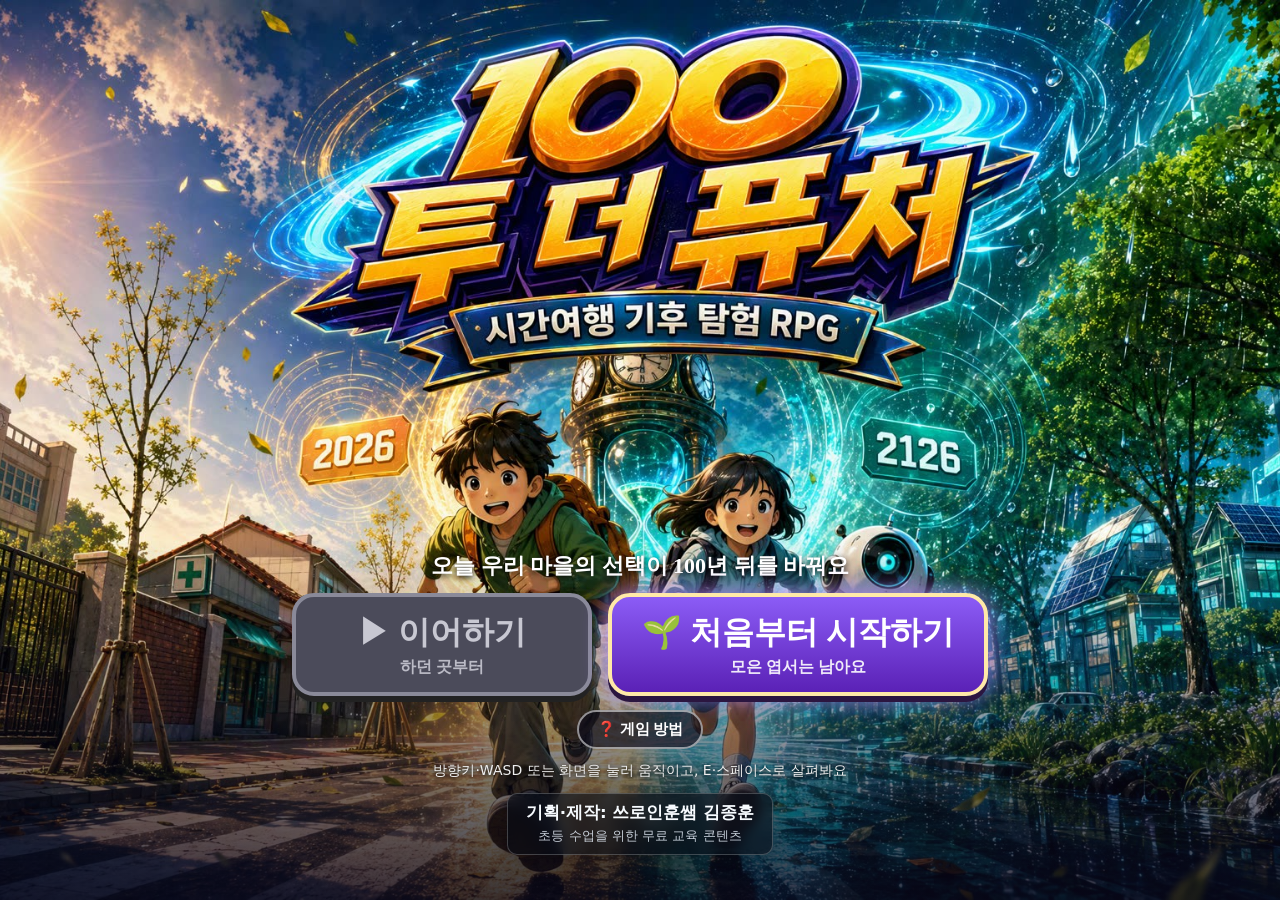
<file: index.html>
<!doctype html>
<html lang="ko">
<head>
<meta charset="utf-8">
<meta name="viewport" content="width=device-width,initial-scale=1">
<title>100 투 더 퓨처</title>
<link rel="icon" href="data:,">
<!-- Google tag (gtag.js): 쓰로인훈쌤 + 킹수학. 내 컴퓨터에서 열 때·자동 시험에서는 보내지 않음 -->
<script>
  window.dataLayer = window.dataLayer || [];
  function gtag(){dataLayer.push(arguments);}
  if (/\.[a-z]{2,}$/i.test(location.hostname) && !navigator.webdriver) {   // 실제 웹 주소(…github.io 등)에서만
    const s = document.createElement('script'); s.async = true; s.src = 'https://www.googletagmanager.com/gtag/js?id=G-DC7N6KQBG0'; document.head.appendChild(s);
    gtag('js', new Date());
    gtag('config', 'G-DC7N6KQBG0');
    gtag('config', 'G-5YW0T2C109'); /* 킹수학 애널리틱스 */
  }
</script>
<style>
  html,body{margin:0;height:100%;background:#10181a;color:#f4f1e6;font:15px/1.4 "Malgun Gothic",system-ui,sans-serif;overflow:hidden}
  #game{position:fixed;inset:0}
  #game canvas{image-rendering:auto}
  .hud{position:fixed;left:12px;top:12px;display:flex;gap:10px;align-items:center;pointer-events:none}
  #year{font:700 26px/1 "Consolas",monospace;background:#22343a;border:3px solid #f4f1e6;border-radius:6px;padding:6px 10px;box-shadow:0 3px 0 #000}
  body[data-year="2126"] #year{background:#5a2e6b;color:#ffe9a8;border-color:#ffe9a8}
  #goal{background:rgba(16,24,26,.78);padding:7px 12px;border-radius:8px;max-width:52vw;font-size:16px;font-weight:700}
  #goal:empty{display:none}
  /* 안내: 화면 밖 목표 화살표 · 목표 위 표식 · 가까이 가면 뜨는 버튼 */
  #nav{position:fixed;width:46px;height:46px;margin:-23px 0 0 -23px;pointer-events:none;z-index:3;filter:drop-shadow(0 2px 2px #000)}
  #nav[hidden],#marker[hidden],#prompt[hidden],#legend[hidden],#discover[hidden],#btn-info[hidden]{display:none}
  #nav img{width:46px;height:46px;display:block}
  #nav span{position:absolute;left:50%;top:48px;transform:translateX(-50%);white-space:nowrap;background:rgba(16,24,26,.85);padding:2px 8px;border-radius:6px;font-size:13px;font-weight:700;color:#ffe9a8}
  #marker{position:fixed;transform:translate(-50%,-100%);pointer-events:none;z-index:2;text-align:center;animation:bob 1s ease-in-out infinite}
  #marker b{display:block;background:#ffe9a8;color:#3a2350;font-size:13px;padding:2px 8px;border-radius:10px;border:2px solid #3a2350;white-space:nowrap}
  #marker img{display:block;width:24px;height:20px;margin:-2px auto 0}
  @keyframes bob{50%{margin-top:-7px}}
  #prompt{position:fixed;transform:translate(-50%,-100%);z-index:4;font:700 15px "Malgun Gothic";padding:0 4px;border:12px solid transparent;border-image:url(assets/codex/npc-environment-v3-v1/button_9slice_v1.png) 18 fill / 12px stretch;background:none;color:#fff;text-shadow:0 1px 2px #000;cursor:pointer;white-space:nowrap;display:flex;align-items:center;gap:6px;margin-top:-6px}
  #prompt .ic{width:22px;height:22px;margin:-4px 0}
  #prompt kbd{background:#fff;color:#2d6a5a;border-radius:4px;padding:0 6px;margin-right:6px;font:700 14px Consolas,monospace}
  #legend{position:fixed;left:12px;bottom:12px;background:rgba(16,24,26,.88);padding:8px 12px;border-radius:8px;font-size:14px;line-height:1.6}
  #legend i{display:inline-block;width:14px;height:14px;border-radius:3px;vertical-align:-2px;margin-right:6px}
  #legend small{display:block;color:#bbb;font-size:12px}
  #btn-info{position:fixed;left:12px;top:104px;font:700 13px "Malgun Gothic";padding:5px 10px;border-radius:8px;border:2px solid #cfd8d6;background:#22343a;color:#fff;cursor:pointer}
  #discover{position:fixed;left:50%;top:64px;transform:translateX(-50%);background:rgba(255,233,168,.96);color:#3a2350;border:3px solid #3a2350;border-radius:12px;padding:10px 16px;text-align:center;z-index:4;box-shadow:0 4px 0 #000;max-width:90vw}
  #discover p{margin:0 0 6px;font-weight:700;font-size:16px}
  #discover button{font:700 14px "Malgun Gothic";padding:6px 12px;border-radius:8px;border:2px solid #3a2350;background:#6b3fa0;color:#fff;cursor:pointer;margin:0 4px}
  #compare{max-width:min(980px,96vw);padding:10px}
  #compare .stage{position:relative;width:min(940px,92vw);aspect-ratio:16/9;overflow:hidden;border-radius:6px;background:#000;touch-action:none}
  #compare .stage img{position:absolute;inset:0;width:100%;height:100%;object-fit:cover;user-select:none;-webkit-user-drag:none}
  #compare .stage .lab{position:absolute;top:8px;background:rgba(0,0,0,.7);color:#fff;padding:3px 10px;border-radius:6px;font-weight:700;font-size:14px}
  #compare .stage .handle{position:absolute;top:0;bottom:0;width:4px;margin-left:-2px;background:#ffe9a8;box-shadow:0 0 0 2px #3a2350;pointer-events:none}
  #compare input[type=range]{width:100%}
  #compare .views button{font:700 13px "Malgun Gothic";margin:4px 4px 0 0;padding:4px 10px;border-radius:6px;border:2px solid #3a2350;background:#fff;cursor:pointer}
  #compare .views button.on{background:#3a2350;color:#fff}
  #warp{position:fixed;inset:0;pointer-events:none;z-index:6;opacity:0;display:grid;place-items:center}
  #warp.on{animation:warp 1s ease-in-out}
  #warp b{font:700 64px Consolas,monospace;color:#ffe9a8;text-shadow:0 0 18px #b48cff}
  @keyframes warp{0%{opacity:0;transform:scale(1.2)}35%{opacity:1;transform:scale(1)}70%{opacity:1}100%{opacity:0}}
  .pulse{animation:pulse 1.1s ease-in-out infinite}
  @keyframes pulse{50%{transform:scale(1.08);box-shadow:0 0 0 6px rgba(255,233,168,.55),0 4px 0 #2b1640}}
  body.cine #btn-act,body.cine #btn-time,body.cine #btn-lens,body.cine #btn-weather,body.cine #btn-final,body.cine #btn-info,body.cine #goal,body.cine #nav,body.cine #marker,body.cine #prompt{visibility:hidden}
  #btn-time{position:fixed;right:14px;bottom:14px;font:700 17px "Malgun Gothic";padding:12px 16px;border-radius:10px;border:3px solid #ffe9a8;background:#6b3fa0;color:#fff;box-shadow:0 4px 0 #2b1640;cursor:pointer}
  #btn-act{position:fixed;right:14px;bottom:78px;font:700 15px "Malgun Gothic";padding:10px 14px;border-radius:10px;border:3px solid #f4f1e6;background:#2d6a5a;color:#fff;cursor:pointer}
  #hint{position:fixed;left:50%;bottom:56px;transform:translateX(-50%);background:rgba(0,0,0,.6);padding:4px 10px;border-radius:6px;min-height:1em}
  #hint:empty{display:none}
  #sci{position:fixed;left:12px;bottom:12px;background:rgba(16,24,26,.82);padding:6px 10px;border-radius:6px;font-size:13px;max-width:56vw}
  #sci:empty{display:none}
  .prov{color:#ffcf6b}
  #toast{position:fixed;left:50%;top:104px;transform:translateX(-50%);background:#f4f1e6;color:#1d2b2a;padding:8px 14px;border-radius:8px;opacity:0;transition:.3s;max-width:80vw}
  #toast.show{opacity:1}
  dialog{background:#f4f1e6;color:#1d2b2a;border:4px solid #1d2b2a;border-radius:10px;box-shadow:0 6px 0 #000;min-width:min(420px,90vw)}
  dialog h2{margin:0 0 8px;font-size:18px}
  .opt{display:flex;gap:8px;align-items:center;padding:8px;border-bottom:1px solid #ccc}
  .opt small{margin-left:auto;color:#666}
  .tokens b{font-size:20px;color:#6b3fa0}
  dialog h3{margin:12px 0 4px;font-size:15px} dialog h3 small{font-weight:400;color:#666}
  #btn-lens{position:fixed;right:14px;bottom:134px;font:700 14px "Malgun Gothic";padding:8px 12px;border-radius:10px;border:3px solid #f4f1e6;background:#9a5a2a;color:#fff;cursor:pointer}
  #btn-lens.off{background:#555}
  #gauge{position:fixed;left:50%;top:60px;transform:translateX(-50%);display:flex;gap:8px;align-items:center;background:rgba(16,24,26,.85);padding:6px 12px;border-radius:8px}
  #gauge[hidden],#timelapse[hidden]{display:none}
  #btn-weather{position:fixed;right:14px;bottom:182px;font:700 14px "Malgun Gothic";padding:8px 12px;border-radius:10px;border:3px solid #f4f1e6;background:#2e5a7a;color:#fff;cursor:pointer}
  #timer{position:fixed;left:50%;top:60px;transform:translateX(-50%);background:rgba(16,24,26,.85);padding:6px 14px;border-radius:8px;font-weight:700}
  #timer[hidden]{display:none}
  #btn-final{position:fixed;left:12px;top:62px;font:700 14px "Malgun Gothic";padding:6px 10px;border-radius:8px;border:3px solid #ffe9a8;background:#5a2e6b;color:#ffe9a8;cursor:pointer}
  #final table{border-collapse:collapse;width:100%} #final td,#final th{border-bottom:1px solid #ccc;padding:4px 6px;text-align:left} #final ul{margin:4px 0 8px;padding-left:20px} #final .note{font-size:12.5px;color:#555}
  #final{max-width:min(640px,94vw)}
  #talk{position:fixed;left:50%;bottom:16px;transform:translateX(-50%);width:min(720px,92vw);background:#f4f1e6;color:#1d2b2a;border:4px solid #1d2b2a;border-radius:10px;padding:10px 14px;box-shadow:0 5px 0 #000;cursor:pointer;z-index:5}
  #talk[hidden]{display:none} #talk p{margin:4px 0;font-size:16px} #talk small{color:#777;float:right} #talk b{color:#6b3fa0}
  #btn-set{position:fixed;right:14px;top:12px;font-size:20px;padding:4px 10px;border-radius:8px;border:3px solid #f4f1e6;background:#22343a;color:#fff;cursor:pointer}
  #timelapse{position:fixed;left:50%;bottom:12px;transform:translateX(-50%);background:rgba(43,22,64,.86);color:#ffe9a8;padding:6px 14px;border-radius:10px;display:grid;grid-template-columns:auto 1fr auto;column-gap:12px;row-gap:2px;align-items:center;cursor:pointer;width:min(720px,94vw)}
  #timelapse > b{display:none}
  #timelapse #tl-year{grid-column:1;grid-row:1/3}
  #timelapse #tl-cap{grid-column:2;grid-row:1} #timelapse #tl-trees{grid-column:2;grid-row:2}
  #timelapse .bar{grid-column:1/4;grid-row:3} #timelapse small{grid-column:1/4;grid-row:4;text-align:center}
  #tl-skip{grid-column:3;grid-row:1/3}
  #timelapse #tl-year{font:700 34px Consolas,monospace}
  #timelapse .bar{height:8px;background:#222;border-radius:4px;overflow:hidden} #tl-bar{display:block;height:100%;width:0;background:#ffe9a8;transition:width .5s}
  #timelapse small{color:#ddd;font-size:12px}
  #timelapse #tl-cap{font-size:16px;font-weight:700;color:#fff}
  #timelapse #tl-trees{font-size:13.5px;color:#cfe9c0;min-height:1.2em}
  #tl-skip{justify-self:end;font:700 13px "Malgun Gothic";padding:4px 12px;border-radius:8px;border:2px solid #ffe9a8;background:#6b3fa0;color:#fff;cursor:pointer}
  #gauge .bar{width:200px;height:12px;background:#333;border-radius:6px;overflow:hidden}
  #gauge-fill{display:block;height:100%;width:0;background:#e8823a;transition:width .2s}
  #gauge-fill[data-kind=shade]{background:#5fa8c8}
  #gauge em{font-style:normal;font-size:13px;min-width:110px}
  #result table{border-collapse:collapse;width:100%;margin:8px 0} #result td,#result th{border-bottom:1px solid #ccc;padding:4px 6px;text-align:left}
  #result .big{font-size:18px;font-weight:700} #result .note{font-size:12.5px;color:#555}
  /* 두 미래 비교 카드(세션 10): 큰 숫자·막대·한 줄 뜻 */
  #result{width:min(760px,94vw);max-width:94vw} #result h2{font-size:24px;margin:0 0 8px}
  #result .cmp-head,#result .cmp-row{display:grid;grid-template-columns:1.25fr 1fr 1fr;gap:10px;align-items:center}
  #result .cmp-head b{font-size:15px;text-align:center;padding:4px;border-radius:8px} #result .cmp-head .me{background:#e3f4ea;color:#11704a} #result .cmp-head .base{background:#ece9e2;color:#555}
  #result .cmp-row{background:#fff;border:2px solid #d8d0bd;border-radius:12px;padding:10px 12px;margin:8px 0}
  #result .cmp-row .lab{font:700 18px "Malgun Gothic"} #result .cmp-row .lab small{display:block;font-weight:400;font-size:13.5px;color:#666;margin-top:2px}
  #result .val{font:800 28px "Malgun Gothic";text-align:center} #result .val small{font-size:15px} #result .val.me{color:#11704a} #result .val.base{color:#777}
  #result .bar{display:block;height:8px;border-radius:4px;background:#eee;margin:4px auto 0;width:90%;overflow:hidden} #result .bar i{display:block;height:100%;background:currentColor}
  #result .say{grid-column:1/-1;font:700 15px "Malgun Gothic";padding:4px 8px;border-radius:8px;background:#f2f0ea} #result .say.good{background:#e3f4ea;color:#11704a} #result .say.bad{background:#fdecea;color:#a3341f}
  #result .tdiff{font-size:15px;margin:8px 2px} #result .tdiff small{color:#777}
  #result details.more{margin-top:8px;font-size:13px;color:#555} #result details.more summary{cursor:pointer;font-weight:700} #result details.more p{font-size:13px}

  /* 시작 화면 */
  /* 시작 화면(세션 10): 생성한 키아트 + 움직이는 로고 */
  #title{position:fixed;inset:0;z-index:20;overflow:hidden;background:#0b0a18}
  #title .bg{position:absolute;inset:0;background:#0b0a18 url(assets/runtime/title_keyart.jpg) center/cover;animation:kb 26s ease-in-out infinite alternate;transform-origin:50% 0}
  @keyframes kb{from{transform:scale(1)}to{transform:scale(1.06)}}
  #title .shade{position:absolute;inset:0;background:linear-gradient(180deg,rgba(8,6,24,0) 60%,rgba(8,6,24,.8) 100%)}
  #title .logo{position:absolute;left:50%;top:5%;transform:translateX(-50%);text-align:center;width:min(980px,94vw);animation:drop .9s cubic-bezier(.2,1.4,.4,1) both}
  @keyframes drop{from{opacity:0;transform:translate(-50%,-40px) scale(.9)}}
  #title .tag{display:inline-block;font:800 clamp(13px,1.6vw,18px) "Malgun Gothic";letter-spacing:4px;color:#0b0a18;background:linear-gradient(90deg,#ffe9a8,#7ff3e0);padding:4px 16px;border-radius:999px;box-shadow:0 0 18px #7ff3e099}
  #title h1{margin:6px 0 0;font:900 clamp(46px,9vw,118px)/1 "Malgun Gothic";letter-spacing:2px;color:#fff;
    background:linear-gradient(180deg,#fffbe6 0%,#ffe08a 45%,#ff9f43 100%);-webkit-background-clip:text;background-clip:text;-webkit-text-fill-color:transparent;
    filter:drop-shadow(0 4px 0 #3a1a5e) drop-shadow(0 0 22px #b48cffcc);animation:glow 2.6s ease-in-out infinite}
  #title h1 em{font-style:normal;font-size:1.25em;letter-spacing:-2px}
  @keyframes glow{50%{filter:drop-shadow(0 4px 0 #3a1a5e) drop-shadow(0 0 38px #7ff3e0)}}
  #title .years{display:flex;justify-content:center;align-items:center;gap:14px;margin-top:10px;font:900 clamp(18px,2.6vw,30px) Consolas,monospace;color:#fff;text-shadow:0 2px 0 #000}
  #title .years span{padding:2px 14px;border-radius:10px;border:3px solid #fff8;background:#22343acc} #title .years span.f{background:#5a2e6bcc;color:#ffe9a8;border-color:#ffe9a8}
  #title .years i{font-style:normal;animation:spin 3s linear infinite;display:inline-block} @keyframes spin{to{transform:rotate(360deg)}}
  #title .sr{position:absolute;width:1px;height:1px;overflow:hidden;clip:rect(0 0 0 0)}
  #title .sub{margin:0 0 12px;font:700 clamp(15px,2vw,22px) "Malgun Gothic";color:#fff;text-shadow:0 2px 6px #000}
  #title .bottom{position:absolute;left:50%;bottom:5%;transform:translateX(-50%);text-align:center;width:min(720px,94vw)}
  /* 시작 버튼 두 개(이어하기·처음부터): 크고 분명하게, 저장이 없으면 이어하기는 흐리게(누를 수 없음) */
  #title .go{display:flex;gap:16px;justify-content:center;flex-wrap:wrap}
  #title .go button{display:flex;flex-direction:column;align-items:center;gap:2px;min-width:min(300px,42vw);font:900 clamp(22px,2.8vw,32px) "Malgun Gothic";padding:14px 30px;border-radius:22px;border:4px solid #ffe9a8;color:#fff;cursor:pointer;box-shadow:0 6px 0 #2b1640,0 0 26px #b48cff}
  #title .go button small{font:700 clamp(13px,1.4vw,16px) "Malgun Gothic";opacity:.9}
  #title #btn-continue{background:linear-gradient(180deg,#22a06b,#11704a)} #title #btn-start{background:linear-gradient(180deg,#8b5cf6,#5b21b6)}
  #title .go button.main{animation:beat 1.6s ease-in-out infinite} #title .go button:hover:not(:disabled){filter:brightness(1.15)}
  #title .go #btn-continue:disabled{background:#4b4b5a;border-color:#8a8a99;color:#c8c8d2;box-shadow:0 6px 0 #222;cursor:not-allowed}
  #title .row button[hidden]{display:none} @keyframes beat{50%{box-shadow:0 6px 0 #2b1640,0 0 56px 8px #7ff3e0;filter:brightness(1.12)}}
  #title .row{display:flex;gap:10px;justify-content:center;margin-top:14px}
  #title .row button{font:700 15px "Malgun Gothic";padding:8px 18px;border-radius:999px;border:2px solid #fff8;background:#0b0a18aa;color:#fff;cursor:pointer}
  #title .hint{margin:12px 0 0;color:#eee;font-size:14px;text-shadow:0 1px 4px #000}
  #title .spark{position:absolute;width:6px;height:6px;border-radius:50%;background:#7ff3e0;box-shadow:0 0 12px 4px #7ff3e088;opacity:0;animation:rise 6s linear infinite}
  @keyframes rise{10%{opacity:.9}to{opacity:0;transform:translateY(-60vh) scale(.4)}}
  /* 제작자 표기(다른 바이브교실 콘텐츠와 같은 모양) */
  #title .creator-credit{display:inline-flex;flex-direction:column;align-items:center;gap:3px;margin-top:12px;padding:8px 18px;border:1px solid rgba(255,255,255,.22);border-radius:10px;background:rgba(5,10,20,.6);backdrop-filter:blur(6px);color:#f7fbff;box-shadow:0 6px 20px rgba(0,0,0,.22)}
  #title .creator-name{font-size:clamp(14px,1.3vw,18px);line-height:1.35;font-weight:700;word-break:keep-all} #title .creator-name strong{font-weight:900}
  #title .creator-purpose{font-size:clamp(12px,1.05vw,15px);line-height:1.4;color:rgba(235,244,255,.82);word-break:keep-all}
  @media (max-height:600px){#title .creator-credit{margin-top:6px;padding:4px 12px;gap:1px} #title .creator-name{font-size:13px} #title .creator-purpose{font-size:11px} #title .hint{display:none}}
  @media (prefers-reduced-motion:reduce){#title .bg,#title h1,#title .go button,#title .spark,#title .years i{animation:none}}
  /* 장 안내 */
  #chapter{position:fixed;left:50%;top:22%;transform:translateX(-50%);z-index:8;pointer-events:none;text-align:center;background:rgba(43,22,64,.9);color:#fff;border:3px solid #ffe9a8;border-radius:16px;padding:14px 30px;box-shadow:0 6px 0 #000;animation:chap 3.6s ease forwards;max-width:90vw}
  #chapter small{display:block;color:#ffe9a8;font-weight:700;font-size:15px;letter-spacing:2px}
  #chapter b{display:block;font-size:28px;margin:2px 0 4px}
  #chapter span{font-size:17px;color:#f3eefc}
  body.banner #prompt,body.banner #marker,body.banner #nav,body.banner .bark{visibility:hidden}   /* 장 제목이 뜬 동안 다른 글자와 겹치지 않게 */
  @keyframes chap{0%{opacity:0;transform:translate(-50%,-14px)}12%{opacity:1;transform:translate(-50%,0)}82%{opacity:1}100%{opacity:0}}
  /* 약속 기록장 */
  #btn-journal{position:fixed;left:12px;top:146px;font:700 14px "Malgun Gothic";padding:6px 10px;border-radius:8px;border:3px solid #ffe9a8;background:#3c6b3f;color:#fff;cursor:pointer}
  #journal{max-width:min(760px,94vw)} #journal table{border-collapse:collapse;width:100%;table-layout:fixed}
  #final .big{font-size:17px;font-weight:700;background:#fff4c9;border-radius:8px;padding:8px 10px;margin:4px 0 8px} #journal td,#journal th{border-bottom:1px solid #ccc;padding:6px;text-align:left;vertical-align:top;font-size:14px}
  #journal td.i{font-size:22px;width:28px} #journal .todo{color:#999}
  /* 교사용 */
  /* 설정 */
  #settings .snd{display:grid;grid-template-columns:auto 1fr;gap:6px 10px;align-items:center;margin:8px 0}
  #planner.ch3 .body h3:last-of-type{background:#ffe9a8;padding:4px 8px;border-radius:6px;animation:pulse 1.2s ease-in-out 3}
  body.cine #btn-journal{visibility:hidden}
  /* RPG: 가방(인벤토리)·엽서 */
  #inv{position:fixed;left:12px;bottom:12px;display:flex;gap:6px;align-items:center;background:rgba(16,24,26,.72);padding:5px 7px;border-radius:12px;max-width:60vw;flex-wrap:wrap}
  #inv[hidden],#btn-album[hidden],#pc-new[hidden]{display:none}
  #inv .slot{position:relative;width:42px;height:42px;border-radius:9px;border:2px solid #cfd8d6;background:#2a3a3e;font-size:22px;cursor:pointer;padding:0}
  #inv .slot.clue{border-color:#ffe9a8;background:#3a3150}
  #inv .slot small{position:absolute;right:2px;bottom:0;font:700 11px Consolas,monospace;color:#fff}
  #inv .slot.new{animation:pop .9s ease}
  @keyframes pop{30%{transform:scale(1.35);box-shadow:0 0 0 6px rgba(255,233,168,.6)}}
  #inv .empty{color:#bbb;font-size:12px;padding:0 4px}
  #btn-album{position:fixed;left:12px;top:188px;font:700 14px "Malgun Gothic";padding:6px 10px;border-radius:8px;border:3px solid #ffe9a8;background:#7a4a1f;color:#fff;cursor:pointer}
  #album{max-width:min(900px,96vw)} #album .body{display:grid;grid-template-columns:repeat(auto-fill,minmax(200px,1fr));gap:10px}
  #album .card{background:#fff;border-radius:8px;padding:6px;box-shadow:0 2px 0 #0003} #album .card b{display:block;margin:4px 0 2px} #album .card p{margin:0;font-size:12.5px;color:#444}
  #album .pic{aspect-ratio:16/9;border-radius:6px;background:#ddd center/cover;display:grid;place-items:center;font:700 34px Consolas;color:#999}
  #album .locked{opacity:.7} #album .note{grid-column:1/-1;font-size:12px;color:#555}
  #pc-new{position:fixed;left:50%;top:18%;transform:translateX(-50%);z-index:9;background:#fff8e6;color:#2b1d10;border:4px solid #7a4a1f;border-radius:12px;padding:10px;width:min(360px,86vw);text-align:center;box-shadow:0 6px 0 #000;animation:chap 4.2s ease forwards;pointer-events:none}
  #pc-new .pic{aspect-ratio:16/9;border-radius:6px;background:#ccc center/cover;margin-bottom:6px} #pc-new small{color:#7a4a1f;font-weight:700} #pc-new p{margin:4px 0 0;font-size:13px}
  body.cine #inv,body.cine #btn-album,body.cine #btn-notebook,body.cine #btn-romi,body.cine #barks{visibility:hidden}
  /* RPG v3: 선택지·말풍선·추리 노트 */
  #talk.choosing small{display:none} #talk.choosing{cursor:default}
  #talk-choices{display:flex;flex-direction:column;gap:5px;margin-top:6px} #talk-choices:empty{display:none}
  #talk-choices button{text-align:left;font:700 15px "Malgun Gothic";padding:7px 10px;border-radius:8px;border:2px solid #b9b2a0;background:#fffdf5;color:#1d2b2a;cursor:pointer}
  #talk-choices button.sel,#talk-choices button:hover{border-color:#6b3fa0;background:#efe6fb}
  #talk-choices button.bye{font-weight:400;color:#555}
  #talk-choices kbd{display:inline-block;min-width:18px;margin-right:8px;padding:0 4px;border-radius:4px;background:#1d2b2a;color:#fff;font:700 12px Consolas,monospace;text-align:center}
  #barks{position:fixed;inset:0;pointer-events:none;z-index:3}
  .bark{position:fixed;transform:translate(-50%,-100%);background:#fffdf5;color:#1d2b2a;border:2px solid #1d2b2a;border-radius:12px;padding:3px 9px;font:700 13px "Malgun Gothic";white-space:nowrap;box-shadow:0 2px 0 #0004;animation:barkIn .25s ease}
  .bark::after{content:"";position:absolute;left:50%;bottom:-7px;margin-left:-6px;border:6px solid transparent;border-top-color:#1d2b2a;border-bottom:0}
  .bark[hidden]{display:none} @keyframes barkIn{from{opacity:0;transform:translate(-50%,-80%)}}
  #btn-notebook,#btn-romi{position:fixed;left:12px;font:700 14px "Malgun Gothic";padding:6px 10px;border-radius:8px;border:3px solid #ffe9a8;color:#fff;cursor:pointer}
  #btn-notebook{top:226px;background:#3a3150} #btn-romi{top:264px;background:#1f5a6a}
  #btn-notebook[hidden],#btn-romi[hidden]{display:none} #btn-notebook.new{animation:pop .9s ease 2}
  /* Codex fullgame-art-v1 UI 재질: 노트·기록 종이, 가방 칸 */
  /* 교과서 연결 카드·나의 실천(세션 10) */
  #link{width:min(720px,94vw);background:#fffdf5;border:4px solid #2f5d8a;border-radius:16px;padding:18px 22px} #link h2{margin:0 0 10px;font-size:23px;color:#2f5d8a}
  #link .lrow{display:grid;grid-template-columns:170px 1fr;gap:4px 12px;background:#fff;border:2px solid #d8e3ee;border-radius:12px;padding:10px 12px;margin:8px 0}
  #link .lrow b{font-size:18px;grid-row:span 2} #link .lrow p{margin:0;font-size:17px;line-height:1.55} #link .lrow small{color:#6b7c8f;font-size:13px}
  #link .ok{font:800 18px "Malgun Gothic";padding:10px 22px;border-radius:12px;border:0;background:#2f5d8a;color:#fff;cursor:pointer;margin-top:6px}
  .pledge{background:#eef6fb;border:2px solid #b8d4e8;border-radius:12px;padding:10px 14px;margin:12px 0} .pledge h3{margin:0 0 6px;color:#2f5d8a} .pledge p{margin:4px 0;font-size:15px} .pledge small{color:#6b7c8f}
  .pledge .pl{display:flex;flex-wrap:wrap;gap:6px;margin:6px 0} .pledge .pl button{font:700 15px "Malgun Gothic";padding:7px 12px;border-radius:999px;border:2px solid #2f5d8a;background:#fff;color:#2f5d8a;cursor:pointer} .pledge .pl button.on{background:#2f5d8a;color:#fff}
  .pledge .mine{font-weight:800;color:#11704a}
  #notebook,#chrono,#relay{background:#f4efe1 url(assets/codex/fullgame-art-v1/notebook_v1.png) center/cover;padding:26px 42px 22px}   /* 책 테두리·가운데 제본 위로 글자가 넘어가지 않게 */
  #inv .slot{background:#2a3a3e url(assets/codex/fullgame-art-v1/ui_inventory_slot_v1.png) center/cover}
  #notebook{max-width:min(860px,96vw)} #notebook .q{font:700 17px "Malgun Gothic";background:#fff3c4;padding:8px 10px;border-radius:8px;margin:0 0 6px}
  #notebook h3{margin:12px 0 6px} #notebook h3 small{font-weight:400;color:#666}
  #notebook .facts{display:grid;grid-template-columns:repeat(auto-fill,minmax(230px,1fr));gap:8px}
  #notebook .fact{background:#fff;border-radius:8px;padding:6px 8px;box-shadow:0 2px 0 #0002} #notebook .fact p{margin:3px 0;font-size:13.5px} #notebook .fact small{color:#7a4a1f}
  #notebook .fact img.clue{width:100%;aspect-ratio:16/9;object-fit:cover;border-radius:6px;margin-bottom:4px}
  #notebook .empty{color:#666} #notebook .hyps{display:flex;flex-direction:column;gap:5px}
  #notebook .hyp{text-align:left;font:15px "Malgun Gothic";padding:7px 10px;border-radius:8px;border:2px solid #b9b2a0;background:#fffdf5;cursor:pointer}
  #notebook .hyp.mine{border-color:#2f8a4a;background:#e5f6e9;font-weight:700} #notebook .hyp.out{text-decoration:line-through;color:#888}
  #notebook .verdict{min-height:22px;margin:8px 0;font-size:14.5px;color:#1f3f5a} #notebook .fut{margin:0;padding-left:18px;font-size:13.5px}
  /* 3장: 타임뷰(기록 정렬)·약속 릴레이, 엔딩 세 축 */
  #chrono,#relay{width:min(940px,96vw);max-width:96vw} #chrono .q,#relay .q{font:700 16px "Malgun Gothic";background:#fff3c4;padding:7px 10px;border-radius:8px}
  #chrono .tabs{display:flex;gap:6px;flex-wrap:wrap;margin-bottom:6px} #chrono .tab{padding:5px 10px;border-radius:8px;border:2px solid #b9b2a0;background:#fffdf5;cursor:pointer;font:700 13px "Malgun Gothic"} #chrono .tab.on{border-color:#6b3fa0;background:#efe6fb}
  #chrono .recs{display:grid;grid-template-columns:repeat(4,1fr);gap:8px} #chrono .rec{position:relative;aspect-ratio:512/336;border-radius:8px;border:3px solid #7a4a1f;background:#ccc center/cover;cursor:pointer;color:#1d2b2a;text-align:left;padding:0;overflow:hidden}
  #chrono .rec span{position:absolute;left:0;right:0;bottom:0;background:#fffdf5e8;font:13px "Malgun Gothic";padding:4px 6px} #chrono .rec b{position:absolute;left:6px;top:4px;background:#1d2b2a;color:#fff;padding:1px 6px;border-radius:6px;font:700 12px Consolas,monospace}
  #chrono .rec i{position:absolute;right:6px;top:4px;background:#6b3fa0;color:#fff;border-radius:50%;width:24px;height:24px;display:grid;place-items:center;font:700 13px Consolas;font-style:normal} #chrono .rec.placed{border-color:#2f8a4a}
  #chrono .verdict,#relay .verdict{min-height:22px;margin:8px 0;font-size:14.5px;color:#1f3f5a} #chrono .note{font-size:14px;color:#3d3a33}
  #relay .proms{display:grid;grid-template-columns:repeat(3,1fr);gap:8px} #relay .prom{background:#fff;border-radius:8px;padding:8px;box-shadow:0 2px 0 #0002} #relay .prom.on{background:#e5f6e9}
  #relay .prom p{font-size:13px;margin:4px 0} #relay .prom button,#relay .opts button{font:700 14px "Malgun Gothic";padding:6px 10px;border-radius:8px;border:2px solid #6b3fa0;background:#fffdf5;cursor:pointer} #relay .prom button:disabled{opacity:.45;cursor:default}
  #relay .ok{color:#2f8a4a;font-weight:700;display:block;margin-bottom:4px} #relay .chain{margin-top:10px;background:#f6f1e3;border-radius:8px;padding:8px}
  #relay .links{display:flex;flex-wrap:wrap;align-items:center;gap:4px;margin:6px 0} #relay .link{padding:4px 8px;border-radius:6px;background:#ddd;font-size:13px} #relay .link.done{background:#c9ecd2} #relay .link.now{background:#ffe9a8;font-weight:700} #relay .links i{font-style:normal;color:#7a4a1f}
  #relay .opts{display:flex;flex-direction:column;gap:5px}
  #final .axes{display:grid;grid-template-columns:repeat(3,1fr);gap:8px;margin:6px 0} #final .axis{background:#fff;border-radius:8px;padding:8px;box-shadow:0 2px 0 #0002} #final .axis .v{display:block;font:700 18px "Malgun Gothic";color:#2f6b3a;margin:4px 0}
  #final .axis small{color:#777} #final .axis p{font-size:13px;margin:4px 0 0} #final .pcs{display:grid;grid-template-columns:repeat(auto-fill,minmax(150px,1fr));gap:6px} #final figure{margin:0} #final figure img{width:100%;border-radius:6px} #final figcaption{font-size:12px}
  #album .pic{position:relative} #album .snap{position:absolute;right:4px;bottom:4px;width:34%;border:2px solid #fff;border-radius:4px;box-shadow:0 1px 3px #0006}
  @media (max-width:700px){#chrono .recs{grid-template-columns:repeat(2,1fr)} #relay .proms,#final .axes{grid-template-columns:1fr}}
  /* 엔딩 에필로그(100년 뒤에서 온 편지·엔딩 이름·만든 사람) */
  #epilogue{position:fixed;inset:0;z-index:45;display:flex;flex-direction:column;align-items:center;justify-content:center;gap:18px;padding:16px;cursor:pointer;
    background:linear-gradient(180deg,rgba(6,8,20,.88) 0 12%,rgba(6,8,20,.35) 30%,rgba(6,8,20,.35) 70%,rgba(6,8,20,.88) 88%);color:#fff}
  #epilogue[hidden]{display:none} body.epi>*:not(#game):not(#epilogue):not(script){visibility:hidden!important}
  #epilogue .ep-page{max-width:min(760px,94vw);text-align:center;opacity:0;transform:translateY(12px)} #epilogue .ep-page.in{animation:epIn 1.1s ease forwards}
  @keyframes epIn{to{opacity:1;transform:none}}
  #epilogue .ep-place{font:900 clamp(26px,4.2vw,46px) "Malgun Gothic";letter-spacing:2px;margin:0 0 12px;text-shadow:0 3px 12px #000}
  #epilogue .ep-line{font:700 clamp(18px,2.4vw,26px)/1.5 "Malgun Gothic";text-shadow:0 2px 8px #000;margin:0}
  #epilogue .ep-letter{background:#fffaf0 repeating-linear-gradient(180deg,transparent 0 33px,#e9dcc3 33px 34px);border:3px solid #d9b98a;color:#2b1d10;text-align:left;border-radius:14px;padding:clamp(18px,3vw,32px) clamp(22px,4vw,48px);box-shadow:0 12px 40px #000a;max-height:72vh;overflow:auto}
  #epilogue .ep-letter h3{font:900 clamp(22px,2.8vw,30px) "Malgun Gothic";margin:0 0 10px;color:#6b3fa0} #epilogue .ep-letter p{font:clamp(16px,2vw,20px)/1.7 "Malgun Gothic";margin:6px 0}
  #epilogue .ep-letter .sign{text-align:right;font-weight:800;color:#7a4a1f;margin-top:12px}
  #epilogue .ep-end{background:rgba(20,12,40,.82);border:3px solid #ffe9a8;border-radius:20px;padding:22px clamp(18px,4vw,40px);box-shadow:0 0 40px #b48cff88}
  #epilogue .ep-end small{display:block;color:#ffe9a8;font:800 16px "Malgun Gothic";letter-spacing:3px} #epilogue .ep-end b{display:block;font:900 clamp(30px,5vw,52px) "Malgun Gothic";margin:8px 0;color:#fffbe6;text-shadow:0 0 22px #7ff3e0}
  #epilogue .ep-end p{font:700 clamp(16px,2vw,20px)/1.6 "Malgun Gothic";margin:8px 0} #epilogue .ep-now{color:#7ff3e0}
  #epilogue .ep-found{display:flex;gap:8px;justify-content:center;align-items:center;flex-wrap:wrap;margin:10px 0} #epilogue .ep-found span{width:42px;height:42px;border-radius:50%;display:grid;place-items:center;font:900 22px "Malgun Gothic";background:#ffffff1a;border:2px dashed #fff6;color:#fff8}
  #epilogue .ep-found span.on{background:#ffe9a8;border:2px solid #fff;color:#000} #epilogue .ep-found em{font-style:normal;font-weight:800;color:#ffe9a8;margin-left:6px}
  #epilogue .ep-credit b{display:block;font:900 clamp(32px,5vw,56px) "Malgun Gothic";color:#ffe08a;text-shadow:0 4px 0 #3a1a5e,0 0 26px #b48cff;margin-bottom:12px} #epilogue .ep-credit p{font:700 clamp(16px,2vw,21px)/1.6 "Malgun Gothic";margin:6px 0;text-shadow:0 2px 6px #000} #epilogue .ep-credit .sm{font-size:14px;font-weight:400;color:#ddd}
  #epilogue .ep-bar{display:flex;gap:10px} #epilogue .ep-bar button{font:800 18px "Malgun Gothic";padding:10px 22px;border-radius:999px;border:3px solid #ffe9a8;background:#6b3fa0;color:#fff;cursor:pointer} #epilogue .ep-bar .ep-skip{background:#0b0a18aa;border-color:#fff6;font-size:15px}
  #final .ending-sub{font-size:17px;background:#efe6fb;border-radius:10px;padding:8px 12px;margin:0 0 8px} #final .ending-sub small{display:block;color:#6b3fa0;margin-top:2px}
  #final .letter-mini{background:#fffaf0;border:2px dashed #d9b98a;border-radius:10px;padding:8px 14px;margin:0 0 8px} #final .letter-mini b{color:#7a4a1f} #final .letter-mini p{margin:3px 0;font-size:15px}
  #finish{position:fixed;inset:0;z-index:46;display:grid;place-items:center;background:rgba(6,8,20,.82);padding:16px} #finish[hidden]{display:none}
  #finish .fin-box{max-width:min(620px,94vw);text-align:center;background:#1c1033;border:3px solid #ffe9a8;border-radius:20px;padding:24px 26px;color:#fff;box-shadow:0 0 40px #b48cff88}
  #finish b{display:block;font:900 clamp(24px,3.6vw,34px) "Malgun Gothic";color:#ffe08a;margin-bottom:10px} #finish p{font:700 clamp(15px,2vw,19px)/1.6 "Malgun Gothic";margin:8px 0} #finish p b{display:inline;font-size:inherit;color:#7ff3e0}
  #finish .sm{font-size:13.5px;font-weight:400;color:#ccc} #finish .fin-go{display:flex;gap:10px;justify-content:center;flex-wrap:wrap;margin-top:14px}
  #finish .fin-go button{font:800 18px "Malgun Gothic";padding:10px 20px;border-radius:999px;border:3px solid #ffe9a8;background:#6b3fa0;color:#fff;cursor:pointer} #finish #fin-stay{background:#0b0a18;border-color:#fff6}
  #final .again .quit{background:#11704a;border-color:#0b3d28}
  #itempic{max-width:min(720px,94vw);background:#fffdf5} #itempic img{display:block;width:100%;border-radius:10px;box-shadow:0 4px 14px #0004;margin:6px 0 10px} #itempic p{font-size:17px}
  /* 엔딩 */
  #final .chap{list-style:none;padding:0} #final .chap li{padding:4px 0;border-bottom:1px dashed #ccc}
  .how{background:#fff3c4;border-radius:8px;padding:8px 12px;font:15px/1.5 "Malgun Gothic";color:#2b1640} #album .how{grid-column:1/-1}
  #final .again{display:flex;gap:8px;flex-wrap:wrap;margin:10px 0}
  #final .again button{font:700 15px "Malgun Gothic";padding:8px 14px;border-radius:10px;border:3px solid #3a2350;background:#6b3fa0;color:#fff;cursor:pointer}
  /* 초등학생용 큰 글씨·하는 법(세션 10): 게임 그림은 창에 맞춰 커지므로 글자도 같이 키움 */
  #goal{font-size:21px;max-width:62vw;padding:9px 14px;border:2px solid #ffe9a8}
  #talk{width:min(860px,94vw);padding:12px 18px} #talk p{font-size:21px;line-height:1.55} #talk b{font-size:18px} #talk small{font-size:14px}
  #talk-choices button{font-size:19px;padding:10px 12px} #talk-choices kbd{font-size:15px;min-width:24px}
  #prompt{font-size:18px} #prompt kbd{font-size:16px}
  #btn-final,#btn-info,#btn-journal,#btn-album,#btn-notebook,#btn-romi{font-size:17px;padding:8px 12px;left:12px}
  #btn-final{top:70px} #btn-info{top:118px} #btn-album{top:166px} #btn-notebook{top:214px} #btn-romi{top:262px} #btn-map{top:310px} #btn-journal{top:358px}
  /* 전체 지도(M): 게임 화면 위 두 번째 카메라 + 표시 */
  body.mapopen>*:not(#game):not(#mapdlg):not(script){visibility:hidden!important}
  #btn-map{position:fixed;left:12px;font:700 17px "Malgun Gothic";padding:8px 12px;border-radius:8px;border:3px solid #ffe9a8;background:#2f5d8a;color:#fff;cursor:pointer} #btn-map[hidden]{display:none}
  body.cine #btn-map{visibility:hidden}
  #mapdlg{position:fixed;inset:0;width:100vw;height:100vh;max-width:none;max-height:none;margin:0;padding:0;border:0;background:transparent;z-index:40;cursor:pointer}
  #mapdlg .bar{position:absolute;left:0;right:0;top:0;display:flex;align-items:center;gap:14px;padding:8px 14px;background:#0b0a18e6;color:#fff;font:700 18px "Malgun Gothic"}
  #mapdlg .bar #map-goal{flex:1;font-size:16px;color:#ffe9a8;overflow:hidden;text-overflow:ellipsis;white-space:nowrap}
  #mapdlg .bar button{font:700 16px "Malgun Gothic";padding:6px 14px;border-radius:8px;border:2px solid #fff8;background:#3a3150;color:#fff;cursor:pointer}
  #map-mini{display:grid;grid-template-columns:repeat(3,62px);grid-template-rows:repeat(2,34px);gap:3px}
  #map-mini div{font:700 11px/1.15 "Malgun Gothic";text-align:center;padding:2px;border-radius:5px;background:#ffffff22;color:#ddd}
  #map-mini .here{background:#2f8a5a;color:#fff} #map-mini .want{background:#c2410c;color:#fff;animation:pulse 1.2s ease-in-out infinite}
  #map-marks .mk{position:fixed;transform:translate(-50%,-100%);pointer-events:none;white-space:nowrap}
  #map-marks .mk span{display:inline-block;font:700 14px "Malgun Gothic";padding:3px 8px;border-radius:8px;background:#fffbe6;color:#2b1640;border:2px solid #3a2350;box-shadow:0 2px 0 #0006}
  #map-marks .mk::after{content:"";display:block;width:10px;height:10px;margin:2px auto 0;border-radius:50%;background:#3a2350;border:2px solid #fff}
  #map-marks .place span{background:#ffe0d6;font-size:15px} #map-marks .portal span{background:#d6ecff} #map-marks .npc span{font-size:12px;padding:1px 6px;background:#ffffffd9}
  #map-marks .me span{background:#2f8a5a;color:#fff;border-color:#fff;font-size:16px} #map-marks .me::after{background:#2f8a5a}
  #map-marks .goal span{background:#c2410c;color:#fff;border-color:#fff3c4;font-size:16px;animation:pulse 1.2s ease-in-out infinite} #map-marks .goal::after{background:#ffd34d;width:16px;height:16px}
  #btn-romi{background:#c2410c;border-color:#fff3c4} #btn-romi.pulse{animation:pulse 1.2s ease-in-out infinite}
  #btn-help{position:fixed;right:68px;top:12px;font:800 20px "Malgun Gothic";padding:4px 12px;border-radius:8px;border:3px solid #f4f1e6;background:#2d6a5a;color:#fff;cursor:pointer}
  .bark{font-size:16px;padding:4px 11px} #toast{font-size:19px;padding:10px 16px} #btn-time{font-size:20px} #btn-lens{font-size:16px}
  dialog{font-size:16px} #notebook .fact p{font-size:16px} #notebook .hyp{font-size:18px} #notebook .q,#chrono .q,#relay .q{font-size:19px}
  #chrono .rec span{font-size:15px} #relay .prom p{font-size:15px} #relay .prom button,#relay .opts button{font-size:17px} #album .card p{font-size:15px}
  #steps{position:fixed;right:12px;top:62px;width:min(330px,34vw);background:rgba(16,24,26,.82);border:2px solid #ffe9a8;border-radius:10px;padding:8px 10px;font-size:15.5px;line-height:1.45;z-index:2}
  #steps .st.mission{font-weight:800;font-size:16px;color:#ffe9a8;margin-top:2px} #steps .st.sub{font-size:13.5px;line-height:1.6;opacity:.95;padding-left:10px}
  #steps[hidden]{display:none} #steps{cursor:pointer;max-height:70vh;overflow:auto} #steps b{display:block;color:#ffe9a8;font-size:16px;margin-bottom:4px} #steps b small{float:right;font-weight:400;color:#cfd8d6;font-size:13px} #steps .st{color:#cfd8d6;padding:2px 0} #steps .st.done{color:#8fd19e;text-decoration:line-through;opacity:.8} #steps .st.now{color:#fff;font-weight:700;background:#6b3fa055;border-radius:6px;padding:3px 6px}
  body.cine #steps{visibility:hidden}
  @media (max-width:1100px){#goal{font-size:18px;max-width:56vw} #steps{top:80px;width:min(300px,38vw);font-size:14px} #steps b{font-size:14.5px}}
  @media (max-height:640px){#talk p{font-size:18px} #talk-choices button{font-size:16px;padding:7px 10px} #steps{max-height:40vh}}
  #help{max-width:min(760px,94vw);max-height:94vh;overflow:auto;background:#fffdf5;color:#1d2b2a} #help h2{font-size:26px;margin:4px 0 10px}
  #help .story{font-size:19px;background:#fff3c4;border-radius:10px;padding:10px 14px;margin:0 0 12px;line-height:1.6}
  #help ol{margin:0;padding-left:0;list-style:none;display:grid;gap:8px} #help li{display:grid;grid-template-columns:64px 1fr;align-items:center;gap:10px;font-size:18px;background:#fff;border-radius:10px;padding:8px 10px;box-shadow:0 2px 0 #0002}
  #help li b{font-size:26px;text-align:center} #help kbd{background:#1d2b2a;color:#fff;border-radius:5px;padding:1px 7px;font:700 15px Consolas,monospace}
  #help form button{font:800 20px "Malgun Gothic";padding:10px 26px;border-radius:12px;border:3px solid #2b1640;background:#6b3fa0;color:#fff;margin-top:12px;cursor:pointer}
  /* 메뉴 시인성(세션 11): 왼쪽 메뉴를 같은 크기의 또렷한 버튼으로, 글자 그림자·테두리·누름 그림자 */
  #btn-final,#btn-info,#btn-journal,#btn-album,#btn-notebook,#btn-romi,#btn-map{min-width:150px;text-align:left;font:800 17px/1.2 "Malgun Gothic";padding:8px 14px;border-radius:12px;border:3px solid #fff3c4;color:#fff;text-shadow:0 1px 2px #000;box-shadow:0 4px 0 rgba(0,0,0,.55),0 0 0 2px rgba(0,0,0,.35);transition:transform .1s,filter .1s}
  #btn-final:hover,#btn-info:hover,#btn-journal:hover,#btn-album:hover,#btn-notebook:hover,#btn-romi:hover,#btn-map:hover{filter:brightness(1.15);transform:translateX(3px)}
  #btn-final{background:#7a3f9e} #btn-info{background:#2f5d8a} #btn-album{background:#9a5a22} #btn-notebook{background:#4b3d7a} #btn-romi{background:#c2410c} #btn-map{background:#1f6f8b} #btn-journal{background:#3c6b3f}
  #btn-final{top:66px} #btn-info{top:112px} #btn-album{top:158px} #btn-notebook{top:204px} #btn-romi{top:250px} #btn-map{top:296px} #btn-journal{top:342px}
  #goal{background:rgba(20,14,40,.9);border:3px solid #ffe9a8;box-shadow:0 4px 0 rgba(0,0,0,.5);text-shadow:0 1px 2px #000;max-width:calc(100vw - min(330px,34vw) - 150px)}
  #btn-help,#btn-set{box-shadow:0 3px 0 rgba(0,0,0,.55);min-width:44px;min-height:40px}
  #btn-time{box-shadow:0 5px 0 #2b1640,0 0 18px rgba(180,140,255,.6)}
  #steps{border-width:3px;box-shadow:0 4px 0 rgba(0,0,0,.45)}
  dialog h2{text-shadow:none}
  /* 태블릿(세로·좁은 화면) */
  @media (max-width:900px){#goal{font-size:16px;max-width:calc(100vw - 260px)} #steps{width:min(280px,40vw);font-size:13.5px}
    #btn-final,#btn-info,#btn-journal,#btn-album,#btn-notebook,#btn-romi,#btn-map{min-width:0;font-size:15px;padding:6px 10px}}
  @media (orientation:portrait) and (max-width:900px){#steps{top:auto;bottom:84px;right:10px;left:auto;width:min(340px,60vw);max-height:26vh} #goal{max-width:calc(100vw - 260px)}}
  /* 휴대폰 가로(높이가 낮음): 글자·버튼을 작게, 할 일 목록은 짧게 */
  @media (max-height:500px){#year{font-size:18px;padding:4px 7px} #goal{font-size:14px;padding:5px 9px;max-width:calc(100vw - 330px)} #steps{top:60px;width:min(250px,30vw);font-size:12px;max-height:40vh}
    #btn-final,#btn-info,#btn-journal,#btn-album,#btn-notebook,#btn-romi,#btn-map{font-size:13px;padding:4px 8px;border-width:2px;min-width:0}
    #btn-final{top:50px} #btn-info{top:82px} #btn-album{top:114px} #btn-notebook{top:146px} #btn-romi{top:178px} #btn-map{top:210px} #btn-journal{top:242px}
    #btn-time{font-size:15px;padding:8px 12px} #talk{bottom:8px;padding:8px 12px} #talk p{font-size:16px;line-height:1.45} #talk-choices button{font-size:15px;padding:6px 10px} #inv .slot{width:34px;height:34px;font-size:18px}
    #prompt{font-size:15px} .bark{font-size:13px}}
  @media (max-height:500px){#title .bg{background-position:center top}}
  body:has(#title:not([hidden])) #rotate{display:none!important}
  /* 휴대폰 세로: 가로로 돌리라는 안내(닫을 수 있음, 12초 뒤 저절로 닫힘) */
  #rotate{position:fixed;left:10px;right:10px;top:64px;z-index:30;display:none;align-items:center;gap:8px;background:#2b1640f0;color:#fff;border:3px solid #ffe9a8;border-radius:12px;padding:8px 12px;font:700 15px "Malgun Gothic"}
  #rotate button{margin-left:auto;font:700 14px "Malgun Gothic";border-radius:8px;border:2px solid #fff8;background:#0b0a18;color:#fff;padding:4px 10px}
  @media (orientation:portrait) and (max-width:600px){#rotate{display:flex} body.rotate-ok #rotate{display:none} #goal{font-size:14px;max-width:calc(100vw - 240px)} #year{font-size:18px}
    #btn-final,#btn-info,#btn-journal,#btn-album,#btn-notebook,#btn-romi,#btn-map{font-size:13px;padding:5px 8px} #steps{width:auto;left:10px;bottom:84px;font-size:12.5px;max-height:22vh}}
</style>
</head>
<body data-year="2026">
<div id="game"></div>
<div class="hud"><div id="year">2026</div><div id="goal"></div></div>
<div id="steps" hidden></div>
<div id="talk" hidden><b id="talk-who"></b><p id="talk-text"></p><div id="talk-choices"></div><small>E · 스페이스 · 클릭: 다음</small></div>
<div id="barks"></div>
<div id="hint" hidden></div><div id="sci" hidden></div><div id="toast"></div>
<div id="nav" hidden><img alt="" src="assets/codex/npc-environment-v3-v1/goal_arrow_badge_v1.png"><span></span></div>
<div id="marker" hidden><b></b><img alt="" src="assets/codex/npc-environment-v3-v1/goal_tail_v1.png"></div>
<button id="prompt" hidden></button>
<div id="legend" hidden><b>그늘 지도</b> (2126년 폭염 때)<br><i style="background:#46aaff"></i>그늘이 많아 시원한 곳<br><i style="background:#ff7a32"></i>햇볕이 강해 뜨거운 곳<br><i style="background:transparent;border:1px solid #888"></i>보통<small>InVEST 도시 냉각 모델 값을 게임용 3단계로 나눈 표시예요.</small></div>
<button id="btn-info" hidden>ℹ 자세히 보기</button>
<div id="discover" hidden><p></p><button id="btn-compare" type="button">🔍 같은 자리 비교하기</button><button id="btn-discover-close" type="button">둘러보기</button></div>
<dialog id="compare"><h2>같은 자리, 두 2126년</h2><div class="stage"><img id="cmp-b" alt=""><img id="cmp-a" alt=""><div class="handle"></div><span class="lab" style="left:8px" id="cmp-la"></span><span class="lab" style="right:8px" id="cmp-lb"></span></div>
<input id="cmp-range" type="range" min="0" max="100" value="50"><div class="views">보는 곳: <button data-v="street" class="on">가로수 길</button><button data-v="gate">학교 앞</button><button data-v="basin">남쪽 저지대</button></div>
<form method="dialog"><button>닫기</button></form></dialog>
<div id="warp"><b></b></div>
<button id="btn-act" hidden>살펴보기</button>
<button id="btn-time">⏳ 시간여행</button>
<button id="btn-set" title="설정">⚙</button><button id="btn-help" title="하는 법">❓</button>
<dialog id="help"><h2>❓ 이렇게 놀아요</h2>
  <p class="story">100년 뒤(2126년) 마을에 문제가 생겼어요. 🔍 <b>100년 뒤에서 이유를 찾고</b> → ⏳ <b>지금(2026년)으로 돌아가 마을 사람들과 바꾸고</b> → 🌳 <b>다시 100년 뒤에 가서</b> 무엇이 달라졌는지 직접 걸어 다니며 확인해요.</p>
  <ol>
    <li><b>🚶</b><span><kbd>방향키</kbd> 또는 <kbd>W A S D</kbd>로 걸어요. 가고 싶은 곳을 눌러도 걸어가요.</span></li>
    <li><b>💬</b><span>사람이나 물건 앞에 말풍선이 뜨면 <kbd>E</kbd>(또는 <kbd>스페이스</kbd>, 말풍선 누르기)로 이야기하고 살펴봐요.</span></li>
    <li><b>①</b><span>고르는 칸이 나오면 <kbd>숫자</kbd> 키를 누르거나 눌러서 골라요.</span></li>
    <li><b>⏳</b><span><kbd>T</kbd> 또는 오른쪽 아래 <b style="font-size:inherit">시간여행</b> 버튼: 2026년 ↔ 2126년을 오가요.</span></li>
    <li><b>📓</b><span><kbd>N</kbd> 추리 노트: 알아낸 것을 보고, '왜 그럴까?'에 내 생각을 골라요.</span></li>
    <li><b>💡</b><span>막히면 왼쪽 <b style="font-size:inherit">💡 힌트</b> 버튼! 로미가 어디로 가면 좋을지 알려 줘요. 여러 번 누르면 더 자세히 알려 줘요.</span></li>
    <li><b>🎯</b><span>왼쪽 위 노란 줄이 <b style="font-size:inherit">지금 할 일</b>이에요. 화면 끝의 표지판(▶ 시장길 등)으로 다른 곳에 갈 수 있어요.</span></li>
  </ol>
  <form method="dialog"><button>알겠어요! 시작</button></form></dialog>
<button id="btn-journal" hidden>📒 약속 기록장</button>
<div id="inv" hidden></div><button id="btn-album" hidden>🖼 엽서</button><button id="btn-notebook" hidden>📓 추리 노트</button><button id="btn-romi" hidden title="로미에게 힌트·측정 부탁하기">🤖 로미</button><button id="btn-map" hidden title="전체 지도 보기 (M)">🗺️ 지도 (M)</button>
<dialog id="mapdlg"><div class="bar"><b id="map-title"></b><span id="map-goal"></span><div id="map-mini"></div><button type="button">✕ 닫기</button></div><div id="map-marks"></div></dialog>
<dialog id="link"><h2></h2><div class="body"></div><form method="dialog"><button class="ok">알겠어요! ▶</button></form></dialog>
<dialog id="notebook"><h2>📓 추리 노트</h2><div class="body"></div><form method="dialog"><button>닫기</button></form></dialog>
<dialog id="chrono"><h2>⏳ 백년시계 시간 창 — 관리 기록</h2><div class="body"></div><form method="dialog"><button>닫기</button></form></dialog>
<dialog id="relay"><h2>🤝 약속 릴레이 — 마을정원 주민 모임(2026)</h2><div class="body"></div><form method="dialog"><button>닫기</button></form></dialog>
<div id="pc-new" hidden><small>미래 엽서를 얻었어요!</small><div class="pic"></div><b></b><p></p></div>
<dialog id="album"><h2>🖼 미래 엽서 앨범</h2><div class="body"></div><form method="dialog"><button>닫기</button></form></dialog>
<div id="chapter" hidden><small></small><b></b><span></span></div>
<div id="title" hidden><div class="bg"></div><div class="shade"></div>
  <h1 class="sr">100 투 더 퓨처 — 시간여행 기후 탐험 RPG</h1>
  <div class="bottom"><p class="sub">오늘 우리 마을의 선택이 100년 뒤를 바꿔요</p><div class="go"><button id="btn-continue" type="button">▶ 이어하기<small>하던 곳부터</small></button><button id="btn-start" type="button">🌱 처음부터 시작하기<small>모은 엽서는 남아요</small></button></div>
    <div class="row"><button id="btn-title-help" type="button">❓ 게임 방법</button>
</div>
    <p class="hint">방향키·WASD 또는 화면을 눌러 움직이고, E·스페이스로 살펴봐요</p>
    <div class="creator-credit" aria-label="제작자 안내"><div class="creator-name">기획·제작: <strong>쓰로인훈쌤 김종훈</strong></div><div class="creator-purpose">초등 수업을 위한 무료 교육 콘텐츠</div></div></div>
  <span class="spark" style="left:12%;bottom:8%;animation-delay:0s"></span><span class="spark" style="left:28%;bottom:4%;animation-delay:1.5s"></span><span class="spark" style="left:46%;bottom:10%;animation-delay:3s"></span>
  <span class="spark" style="left:63%;bottom:6%;animation-delay:.8s"></span><span class="spark" style="left:79%;bottom:9%;animation-delay:2.2s"></span><span class="spark" style="left:91%;bottom:5%;animation-delay:4s"></span></div>
<dialog id="journal"><h2>📒 약속 기록장</h2><div class="body"></div><form method="dialog"><button>닫기</button></form></dialog>
<dialog id="settings"><h2>설정</h2>
  <div class="snd"><label><input type="checkbox" id="s-bgm-on"> 배경음악</label><input type="range" id="s-bgm" min="0" max="1" step="0.05">
  <label><input type="checkbox" id="s-sfx-on"> 효과음</label><input type="range" id="s-sfx" min="0" max="1" step="0.05"></div>
  <p><label style="font-size:17px"><input type="checkbox" id="s-guide" checked> 길 안내 화살표·할 일 목록 보이기</label></p>
  <p><button type="button" id="btn-fs2">⛶ 전체 화면</button> <button type="button" id="btn-set-help">❓ 게임 방법</button> <button type="button" id="btn-quit2" hidden>🏁 게임 마치기</button>
</p><p>진행 상황은 이 브라우저에만 저장돼요(이름 등 개인정보 없음).</p><p class="note">조작: 방향키/WASD 이동(또는 화면 누르기) · E/스페이스 살펴보기 · T 시간여행 · L 그늘 지도</p><form method="dialog"><button>닫기</button></form></dialog>
<button id="btn-final" hidden>📜 내 미래 보고서</button>
<dialog id="final"><h2>내가 만든 2126년</h2><div class="story"></div><div class="body"></div>
  <p class="how">🖼 <b>엽서 더 모으기</b> — 앨범의 힌트를 보고 다른 선택을 해 봐요. 모은 엽서는 처음부터 다시 해도 남아요.</p><div class="again"><button type="button" id="btn-again">🔁 2026년으로 가서 빗물 시설·약속 바꾸기</button><button type="button" id="btn-again-start">🌱 처음부터 다른 선택으로 (나무·운동장·뒷산)</button><button type="button" id="btn-again-album">🖼 엽서 앨범 보기</button><button type="button" id="btn-quit" class="quit">🏁 여기서 마치기</button></div><p><button id="btn-card" type="button">내 미래 카드 PNG 저장</button></p><form method="dialog"><button>닫기</button></form></dialog>
<button id="btn-weather" hidden>⛈ 집중호우 때 모습 보기</button>
<div id="timer" hidden></div>
<button id="btn-lens" hidden class="off">🗺 그늘 지도(L)</button>
<div id="gauge" hidden><span>더위</span><div class="bar"><i id="gauge-fill"></i></div><em id="gauge-txt"></em></div>
<div id="timelapse" hidden><b>100년 타임랩스</b> <span id="tl-year">2026</span><span id="tl-cap"></span><span id="tl-trees"></span><div class="bar"><i id="tl-bar"></i></div><small>대표 변화 장면 — 나무 한 그루의 실제 운명이나 건물 예측이 아니에요</small><button id="tl-skip" type="button">건너뛰기 ▶▶ (스페이스)</button></div>
<dialog id="result"><h2>같은 폭염, 두 미래</h2><div class="body"></div><form method="dialog"><button>닫기</button></form></dialog>
<dialog id="planner"><h2>마을 계획 게시판 · 2026</h2><div class="body"></div><form method="dialog"><button>닫기</button></form></dialog>
<div id="rotate"><span>📱 휴대폰을 <b>가로로</b> 돌리면 마을이 더 크게 보여요</span><button type="button" onclick="document.body.classList.add('rotate-ok')">닫기</button></div>
<script>document.addEventListener('click', e => { if (e.target.closest('#btn-start,#btn-continue')) setTimeout(() => document.body.classList.add('rotate-ok'), 12000); });   /* 게임을 시작하고 12초 뒤 안내를 닫음 */</script>
<dialog id="itempic"><h2></h2><img alt="하늘이가 그린 그림"><p></p><form method="dialog"><button>닫기</button></form></dialog>
<div id="finish" hidden><div class="fin-box"><b>🏁 100 투 더 퓨처를 마쳤어요</b><p>2026년의 선택이 100년 뒤 마을을 바꾸는 걸 함께 봤어요.<br>고른 <b>나의 실천</b>을 일주일 동안 해 봐요!</p><p class="sm">기획·제작 쓰로인훈쌤 김종훈 · 모은 엽서와 발견한 엔딩은 이 브라우저에 남아요</p>
  <div class="fin-go"><button type="button" id="fin-title">🏠 시작 화면으로</button><button type="button" id="fin-stay">🔍 마을 더 둘러보기</button></div></div></div>
<div id="epilogue" hidden><div class="ep-page"></div><div class="ep-bar"><button type="button" class="ep-skip">건너뛰기 ▶▶</button><button type="button" class="ep-next">다음 ▶</button></div></div>
<script src="vendor/phaser.min.js"></script>
<script type="module" src="src/main.js"></script>
</body>
</html>
</file>
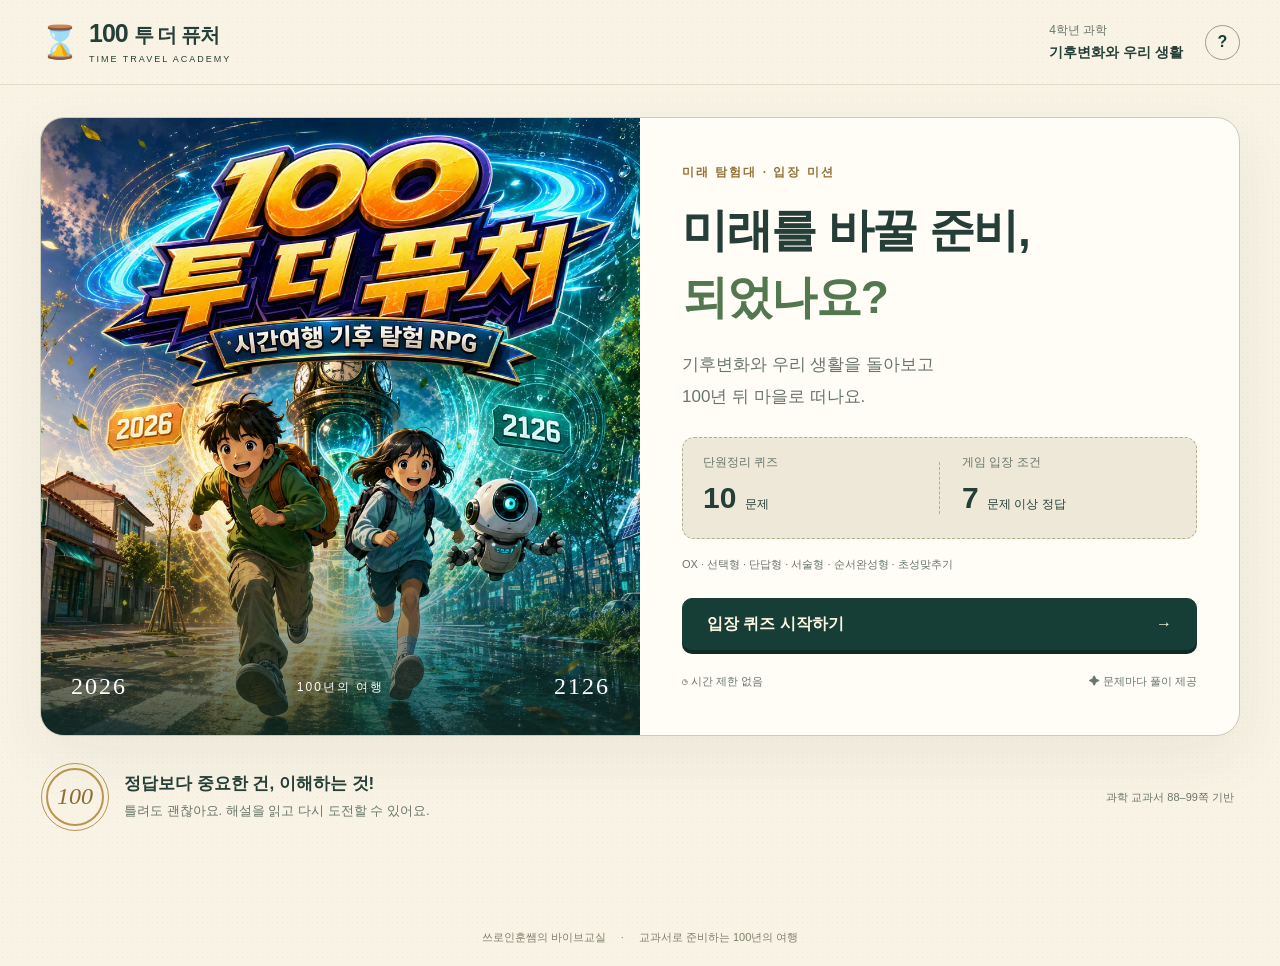
<file: quiz/index.html>
<!doctype html>
<html lang="ko"><head><meta charset="utf-8"><meta name="viewport" content="width=device-width,initial-scale=1,viewport-fit=cover"><meta name="theme-color" content="#163e36"><title>100 투 더 퓨처 · 미래로 가는 입장 퀴즈</title><link rel="stylesheet" href="style.css"><script defer src="data.js"></script><script defer src="grading.js"></script><script defer src="app.js"></script></head>
<body><a class="skip" href="#main">문제로 바로 가기</a><header class="topbar"><a class="brand" href="#" id="home"><span class="brand-icon" aria-hidden="true">⌛</span><span>100 <em>투 더 퓨처</em><small>TIME TRAVEL ACADEMY</small></span></a><span class="unit">4학년 과학 <b>기후변화와 우리 생활</b></span><button id="help" class="quiet" aria-label="이용 방법">?</button></header><main id="main" tabindex="-1"></main><footer>쓰로인훈쌤의 바이브교실 <span>·</span> 교과서로 준비하는 100년의 여행</footer><dialog id="helpdlg"><button class="close" aria-label="닫기">×</button><span class="eyebrow">여행 안내</span><h2>열 개의 질문, 미래로 가는 열쇠</h2><p>모든 문제를 풀고 <strong>7문제 이상</strong> 맞히면 게임 입장 버튼이 열려요. 문제마다 답을 확인한 뒤 풀이를 읽어 보세요.</p><p>제출한 답은 이번 도전에서는 바꿀 수 없어요. 다시 도전하면 10문제 모두 새로 풀어요. 시간 제한은 없어요.</p><p>서술형은 핵심 내용을 자동으로 확인해요. 표현이 달라 판정하기 어려우면 결과 화면에서 선생님의 확인을 받을 수 있어요.</p><p>진행은 이 기기의 브라우저에 저장돼요. 별도의 회원가입이나 이름 입력은 필요 없어요.</p></dialog></body></html>
</file>
<file: quiz/style.css>
@charset "utf-8";
:root{--green:#163e36;--green2:#23584c;--gold:#d4a957;--cream:#f8f3e5;--ink:#253e37;--muted:#68766b;--line:#d6d5be;--paper:#fffdf6;--red:#963f37}*{box-sizing:border-box}html{scroll-behavior:smooth}body{margin:0;background:var(--cream);color:var(--ink);font-family:"Malgun Gothic","Apple SD Gothic Neo",sans-serif;line-height:1.65;background-image:radial-gradient(#b3a47d17 .7px,transparent .7px);background-size:5px 5px}button,input,textarea{font:inherit}button,a,input,textarea{touch-action:manipulation}button{cursor:pointer}button:disabled{cursor:default;opacity:.55}button:focus-visible,a:focus-visible,input:focus-visible,textarea:focus-visible,summary:focus-visible{outline:3px solid #c48625;outline-offset:4px}button{border:0}a{color:inherit}h1,h2,h3,p{margin-top:0}h1,h2,h3{word-break:keep-all;line-height:1.45}h1{font-size:clamp(25px,3.2vw,40px);letter-spacing:-1.3px}h2{font-size:27px}p{word-break:keep-all}main:focus{outline:0}.topbar{max-width:1280px;margin:auto;display:flex;align-items:center;gap:22px;padding:20px 40px;border-bottom:1px solid #9f9d7c40}.brand{display:flex;gap:10px;align-items:center;text-decoration:none;font-weight:900;font-size:25px;line-height:1.1;letter-spacing:-1px}.brand em{font-style:normal;font-size:20px}.brand small{display:block;font-size:9px;letter-spacing:2px;margin-top:7px;font-weight:500}.brand-icon{font-size:32px}.unit{margin-left:auto;font-size:12px;color:var(--muted)}.unit b{display:block;font-size:14px;color:var(--ink)}.quiet{border:1px solid #999e89;border-radius:50%;width:35px;height:35px;color:var(--green);background:transparent;font-weight:bold}main{max-width:1280px;margin:auto;padding:32px 40px 50px;min-height:75vh}.eyebrow{display:block;text-transform:uppercase;font-size:12px;letter-spacing:2px;color:#937239;font-weight:700;margin-bottom:14px}.hero{display:grid;grid-template-columns:1fr 1fr;background:var(--paper);min-height:540px;border:1px solid #c9ccb6;border-radius:24px;overflow:hidden;box-shadow:0 20px 60px #2c3c2510}.hero-art{position:relative;background:url(assets/game-keyart.jpg) center center/cover;min-height:420px}.art-shade{position:absolute;inset:0;background:linear-gradient(transparent 65%,#112c24c9)}.art-caption{position:absolute;bottom:28px;left:30px;right:30px;display:flex;justify-content:space-between;align-items:center;color:white;font-family:Georgia,serif;font-size:24px;letter-spacing:2px}.art-caption i{font:12px "Malgun Gothic",sans-serif;letter-spacing:2px}.hero-copy{padding:45px 42px}.hero h1{font-size:clamp(32px,3.6vw,48px);margin-bottom:18px}.hero h1 em{font-style:normal;color:#53774f}.lead{font-size:17px;color:var(--muted);line-height:1.9}.ticket{display:grid;grid-template-columns:1fr 1px 1fr;gap:0 22px;align-items:center;background:#eee8d9;border:1px dashed #b5ad90;border-radius:12px;padding:15px 20px;margin:24px 0 16px}.ticket>span{font-size:12px;color:var(--muted)}.ticket>span:first-child{grid-column:1;grid-row:1}.ticket>b:nth-child(2){grid-column:1;grid-row:2}.ticket i{grid-column:2;grid-row:1/3;border-left:1px dashed #b5ad90;height:52px}.ticket>span:nth-child(4){grid-column:3;grid-row:1}.ticket>b:last-child{grid-column:3;grid-row:2}.ticket b{font-size:30px}.ticket small{font-size:12px;font-weight:500}.types{font-size:11px;color:var(--muted);margin-bottom:25px;word-break:keep-all}.primary,.secondary{display:inline-flex;align-items:center;justify-content:center;gap:18px;min-height:52px;padding:12px 24px;border-radius:10px;font-weight:700;text-decoration:none;line-height:1.5;text-align:center}.primary{background:var(--green);color:#fff7e3;border:1px solid var(--green);box-shadow:0 4px 0 #0e2b24}.primary:hover:not(:disabled){background:var(--green2)}.primary span{margin-left:auto}.hero-copy>.primary{width:100%}.secondary{background:transparent;border:1px solid #bcc4b2;color:var(--green)}.secondary:hover:not(:disabled){background:#e8eddf}.text-btn{display:block;margin:15px auto 0;text-decoration:underline;color:var(--muted);background:none;font-size:13px}.welcome-note{display:flex;justify-content:space-between;font-size:11px;color:var(--muted);margin-top:22px}.intro-strip{display:flex;align-items:center;gap:20px;margin:32px 6px}.seal{width:58px;height:58px;flex-shrink:0;border:2px solid #b89551;outline:1px solid #b89551;outline-offset:4px;border-radius:50%;display:grid;place-items:center;color:#8c6c31;font:italic 24px Georgia}.intro-strip h2{font-size:17px;margin-bottom:3px}.intro-strip p{font-size:13px;color:var(--muted);margin:0}.intro-strip>small{margin-left:auto;font-size:11px;color:var(--muted)}footer{text-align:center;padding:20px;font-size:11px;color:#7c806c}footer span{padding:0 12px}.quiz-layout{display:grid;grid-template-columns:230px minmax(0,1fr);gap:36px}.journey{padding:28px 20px 0 0}.journey h2{font-size:28px}.journey p{color:var(--muted);font-size:14px}.journey-score{display:flex;align-items:center;gap:12px;border-top:1px solid var(--line);padding-top:20px;margin-top:28px}.journey-score strong{font:58px Georgia;color:var(--green)}.journey-score span{font-size:11px}.portal{height:180px;width:150px;border:8px double #c3ab70;border-radius:90px 90px 12px 12px;margin:24px 0;background:radial-gradient(ellipse,#e5e8c6,#b0bea1 70%,#6f9077);display:grid;place-items:center;box-shadow:inset 0 0 18px #2e564b55}.portal span{font-size:62px}.journey .mini{font-size:11px}.steps{display:flex;gap:8px;margin-bottom:20px;justify-content:space-between}.step{width:39px;height:39px;border:1px solid #c3c7b3;border-radius:50%;background:#eeeede;color:var(--muted);font-size:14px;flex-shrink:0}.step.current{outline:2px solid var(--gold);outline-offset:3px;font-weight:900}.step.good{background:var(--green);color:#fff}.step.bad{background:#f0ded4;color:#944c35}.step.pending{background:#f4e4b8;color:#72591e}.question-card{padding:32px 36px;background:var(--paper);border:1px solid #cbd0ba;border-radius:18px;box-shadow:0 12px 35px #4b563b09}.q-meta{display:flex;align-items:center;gap:12px;color:var(--muted);font-size:12px;margin-bottom:24px}.q-meta b{margin-left:auto;font:28px Georgia;color:#9d8659}.q-meta b small{font:12px sans-serif;color:var(--muted)}.type-badge{border:1px solid #bbc6ad;color:var(--green);background:#ecf0e3;border-radius:5px;padding:3px 10px;font-size:12px;font-weight:bold}.question-card h1{font-size:clamp(22px,2.2vw,29px);letter-spacing:-.8px;margin-bottom:24px}.hint{font-size:13px;color:var(--muted);margin-bottom:20px}.choices{display:grid;gap:12px}.choice{min-height:66px;display:flex;align-items:center;gap:15px;border:1.5px solid #d0d4c1;border-radius:10px;background:#fcfbf4;color:var(--ink);text-align:left;padding:15px 18px;font-size:17px;word-break:keep-all}.choice:not(:disabled):hover{background:#eff2e5;border-color:#8da286}.choice.selected{background:#e5edde;border-color:#52775a;box-shadow:inset 0 0 0 1px #52775a}.choice:disabled{opacity:1}.option-no{border:1px solid #c9ceba;border-radius:50%;width:28px;height:28px;display:grid;place-items:center;flex-shrink:0;font:15px Georgia}.selected .option-no{background:var(--green);color:white;border-color:var(--green)}.ox{grid-template-columns:1fr 1fr}.ox .choice{flex-direction:column;gap:0;padding:20px;text-align:center}.ox b{font:70px Georgia;color:#54765a}.ox .choice:last-child b{color:#a67b53}.ox .choice span{font-size:13px}.actions{display:flex;justify-content:space-between;gap:16px;margin-top:30px}.validation{color:var(--red);font-size:13px;margin:12px 0 0}.validation:empty{display:none}.feedback{border-left:4px solid #779065;border-radius:5px;background:#edf2e6;padding:20px 22px;margin-top:28px}.feedback>b{font-size:19px}.feedback p{font-size:15px;margin:10px 0}.feedback small{font-size:11px;color:var(--muted)}.feedback.incorrect{border-color:#c98b65;background:#f6ebdf}.feedback.review{border-color:#c4a04e;background:#f8efd2}.save-note{font-size:11px;color:var(--muted);text-align:right;margin-top:16px}.answer-label{display:block;margin-bottom:10px;font-size:14px;font-weight:bold}input,textarea{width:100%;background:#fffef9;border:1.5px solid #a9b99c;border-radius:10px;color:var(--ink);padding:16px;font-size:19px;resize:vertical}input:disabled,textarea:disabled{opacity:1;color:var(--ink);-webkit-text-fill-color:var(--ink)}.initials{font-size:clamp(30px,5vw,45px);letter-spacing:9px;text-align:center;background:#eee8d9;border:1px dashed #c3b18c;border-radius:12px;padding:18px;margin-bottom:26px;color:#5f573e}.micro{font-size:11px;color:var(--muted);margin-top:9px}.order-target{display:flex;gap:7px;align-items:center;margin:22px 0}.order-slot{flex:1;border:1px dashed #a4b194;border-radius:10px;display:flex;flex-direction:column;align-items:center;padding:10px;background:#f2f3e8;font:24px Georgia}.order-slot.filled{background:#e4ecdb;border-style:solid;color:var(--green)}.order-slot small{font:10px "Malgun Gothic",sans-serif;margin-top:5px;color:var(--muted)}.order-target i{font-style:normal;color:#9da286}.order-choices{display:grid;gap:10px}.order-choices .choice{font-size:15px}.order-badge{margin-left:auto;font-size:11px;white-space:nowrap;color:var(--green)}figure{margin:0 0 20px}figure img{display:block;width:100%;height:auto;max-height:330px;object-fit:contain;background:#e6eadf;border-radius:10px}figcaption{font-size:10px;color:var(--muted);text-align:center;margin-top:8px}.result-head{text-align:center;padding:25px 20px 40px}.result-stamp{width:75px;height:75px;display:grid;place-items:center;border:2px solid #b5aa89;border-radius:50%;font-size:36px;margin:20px auto;background:#ece5cf}.result-stamp.passed{background:#e3ecd5;border-color:#91a876;color:#52754c}.result-head h1{margin-bottom:12px}.result-head p{color:var(--muted)}.result-score{margin:18px 0 25px}.result-score strong{font:76px Georgia;color:var(--green)}.result-score span{font-size:16px;color:var(--muted)}.result-actions{display:flex;justify-content:center;gap:16px;flex-wrap:wrap}.pending-note{font-size:13px}.locked{opacity:.6}.review-list{max-width:850px;margin:auto}.section-heading{margin:24px 0}.section-heading h2{font-size:25px}.review-item{border:1px solid #d1d5c0;border-radius:10px;background:#fffdf6;margin-bottom:10px;overflow:hidden}.review-item summary{display:flex;align-items:center;gap:12px;padding:16px 20px;cursor:pointer;list-style:none}.review-item summary>b{font-size:15px}.review-item summary>span:last-child{margin-left:auto;font-size:11px;color:var(--muted)}.review-item>div{padding:10px 25px 25px;font-size:15px}.review-item h3{font-size:17px}.review-item small{color:var(--muted);font-size:11px}.status{width:26px;height:26px;display:grid;place-items:center;border-radius:50%;background:#e4e9d8}.status.no{background:#f1ddd3;color:var(--red)}.status.wait{background:#f5e7be;color:#857035}.teacher{margin-top:26px;border-top:1px dashed #b9bea7;padding:20px 0;font-size:13px}.teacher summary{cursor:pointer;color:var(--muted)}.teacher>div{padding:20px;background:#ebeede;margin-top:15px;border-radius:10px}.teacher-buttons{display:flex;gap:12px;flex-wrap:wrap}.teacher-buttons button{font-size:12px;min-height:44px}.skip{position:fixed;top:-100px;left:12px;z-index:10;background:white;padding:10px}.skip:focus{top:8px}dialog{max-width:550px;width:calc(100% - 36px);border:1px solid #c3c9af;border-radius:20px;padding:36px;background:var(--paper);color:var(--ink)}dialog::backdrop{background:#102a24b3}dialog p{font-size:15px}.close{float:right;background:none;font-size:28px;min-width:40px;min-height:40px;color:var(--green)}
@media(min-width:1400px){main{padding-top:45px}.hero{min-height:600px}.hero-copy{padding-top:60px}}@media(max-width:1000px){.topbar{padding:18px 24px}main{padding:25px 24px 40px}.hero-copy{padding:32px 26px}.quiz-layout{grid-template-columns:170px minmax(0,1fr);gap:22px}.journey h2{font-size:24px}.question-card{padding:26px}.steps{gap:5px}.step{width:34px;height:34px}.intro-strip>small{display:none}.ticket{gap:0 13px;padding:12px}.ticket b{font-size:26px}.ticket small{font-size:11px}}
@media(max-width:720px){.topbar{padding:15px 18px;gap:12px}.brand{font-size:21px}.brand em{font-size:17px}.brand small{font-size:8px;letter-spacing:1.3px}.brand-icon{font-size:25px}.unit{display:none}.quiet{margin-left:auto}.hero{grid-template-columns:1fr}.hero-art{min-height:230px;background-position:center 38%}.hero-copy{padding:28px 25px}.hero h1{font-size:34px}.hero-copy .eyebrow{font-size:11px}.hero .lead{font-size:15px}.ticket{margin-top:20px}.ticket b{font-size:30px}.intro-strip{margin-top:25px;gap:18px}.intro-strip h2{font-size:15px}.intro-strip p{font-size:12px}.seal{width:45px;height:45px;font-size:21px}.quiz-layout{display:block}.journey{display:none}main{padding:22px 16px 30px}.steps{gap:5px;margin:7px 0 22px;flex-wrap:wrap}.step{width:calc((100% - 45px)/10);height:auto;aspect-ratio:1;max-width:45px;font-size:12px}.question-card{padding:23px 20px}.q-meta{gap:7px;font-size:10px;margin-bottom:20px}.q-meta b{font-size:23px}.q-meta b small{font-size:10px}.type-badge{font-size:10px;padding:3px 7px}.question-card h1{font-size:23px;line-height:1.55}.choice{font-size:16px;gap:10px;padding:14px;min-height:64px}.option-no{width:25px;height:25px}.actions{gap:12px;margin-top:24px}.actions .primary{flex:1;padding:12px;font-size:15px}.actions .secondary{padding:12px 16px;font-size:14px}.feedback{padding:17px}.feedback p{font-size:14px}.result-head{padding:15px 0 25px}.result-head h1{font-size:28px}.result-head>p{font-size:14px}.result-actions{flex-direction:column}.result-actions>*{width:100%}.review-item summary{padding:15px 12px;gap:9px}.review-item summary>b{font-size:13px}.review-item summary>span:last-child{font-size:10px}.review-item>div{padding:12px 18px 22px}.order-choices .choice{font-size:14px}.order-badge{font-size:10px}.order-slot{padding:7px}.order-target{gap:5px}.save-note{text-align:center;font-size:10px}.hero .types{font-size:10px}.welcome-note{font-size:10px}footer{font-size:10px}.result-score strong{font-size:65px}}
@media(prefers-reduced-motion:reduce){html{scroll-behavior:auto}*{animation:none!important;transition:none!important}}

@media(max-width:600px){.steps{display:grid;grid-template-columns:repeat(5,1fr);gap:8px}.steps .step{width:100%;min-height:44px;height:44px;border-radius:12px}.question-card h1{font-size:23px}.quiet{min-width:44px;min-height:44px}}
</file>
